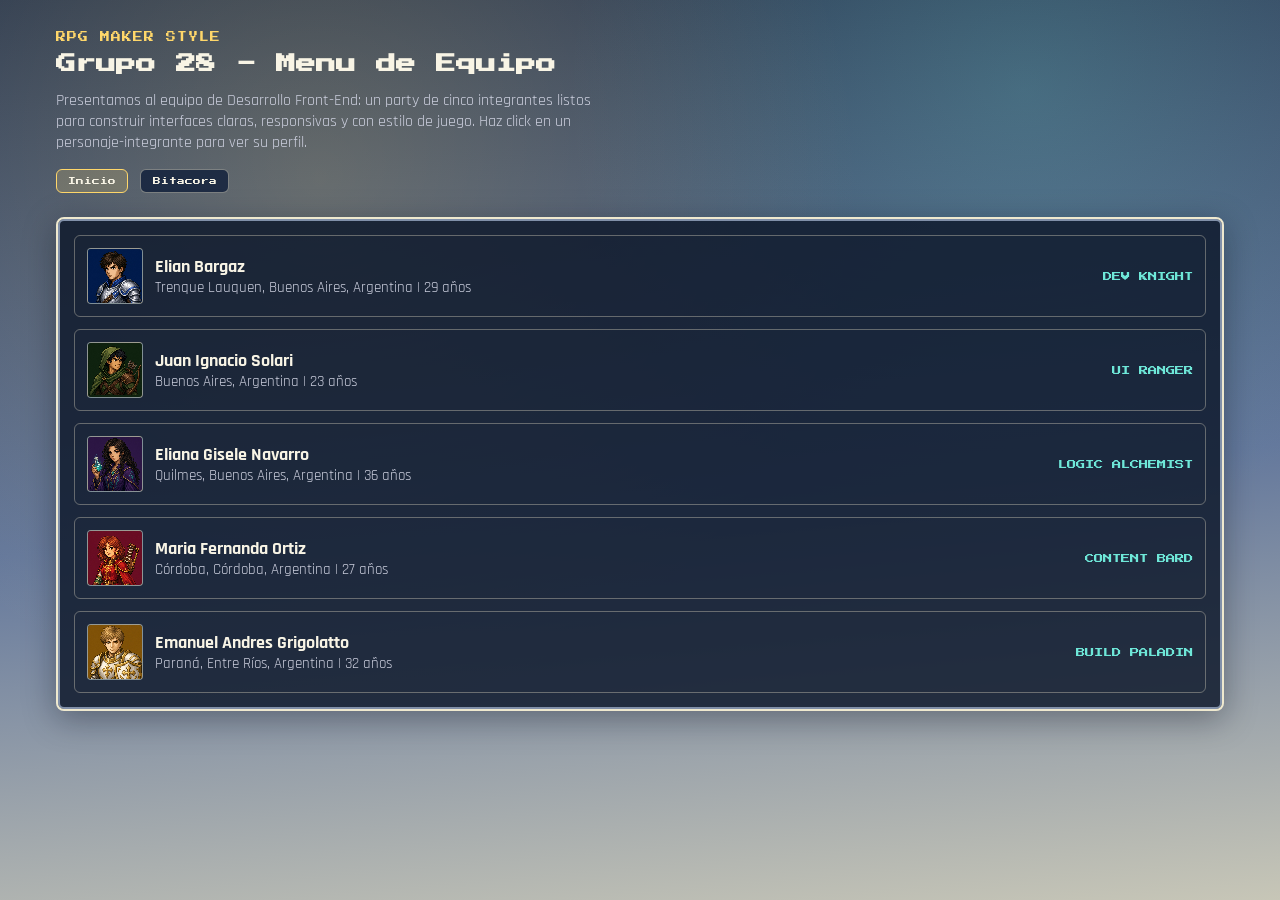
<file: index.html>
<!doctype html>
<html lang="es">
	<head>
		<meta charset="UTF-8" />
		<meta name="viewport" content="width=device-width, initial-scale=1.0" />
		<title>Grupo 28 | Menú Principal</title>
		<link rel="preconnect" href="https://fonts.googleapis.com" />
		<link rel="preconnect" href="https://fonts.gstatic.com" crossorigin />
		<link
			href="https://fonts.googleapis.com/css2?family=Press+Start+2P&family=Rajdhani:wght@400;500;700&display=swap"
			rel="stylesheet"
		/>
		<link rel="stylesheet" href="css/global.css" />
	</head>
	<body>
		<main class="page-shell">
			<header class="page-header">
				<p class="kicker">RPG MAKER STYLE</p>
				<h1>Grupo 28 - Menu de Equipo</h1>
				<p class="subtitle">
					Presentamos al equipo de Desarrollo Front-End: un party de cinco integrantes listos
					para construir interfaces claras, responsivas y con estilo de juego.
					Haz click en un personaje-integrante para ver su perfil.
				</p>
				<nav class="top-nav" aria-label="Navegacion principal">
					<a class="nav-chip is-active" href="index.html">Inicio</a>
					<a class="nav-chip" href="bitacora.html">Bitacora</a>
				</nav>
			</header>

			<section class="party-section" id="perfiles" aria-label="Integrantes del equipo">
				<div class="window panel-main" id="party-panel" aria-live="polite"></div>
			</section>
		</main>

		<script defer src="js/mock-data.js"></script>
		<script defer src="js/ui-components.js"></script>
		<script defer src="js/index-page.js"></script>
		<script defer src="js/portada.js"></script>
	</body>
</html>
</file>
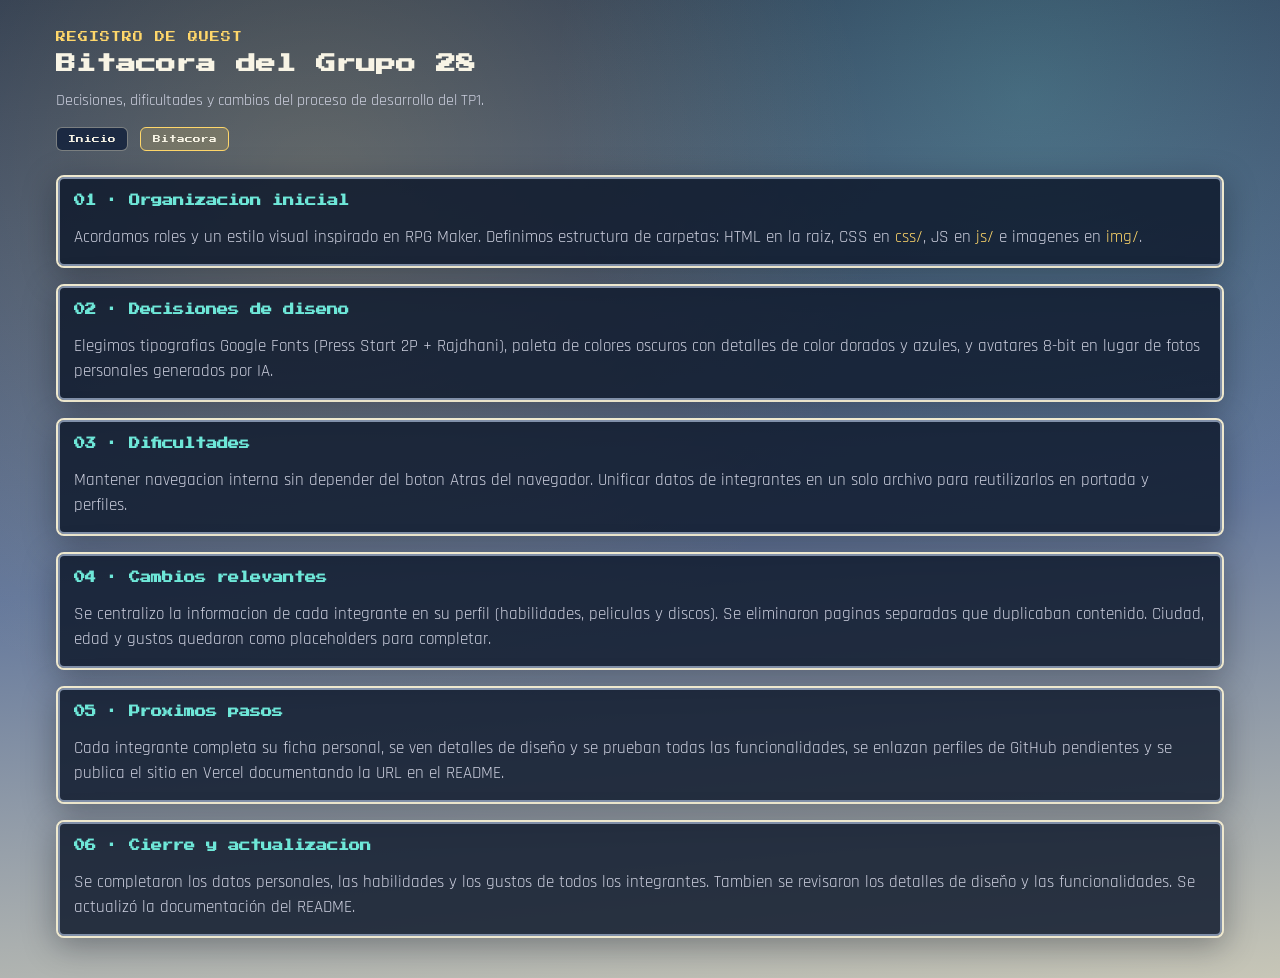
<file: bitacora.html>
<!doctype html>
<html lang="es">
  <head>
    <meta charset="UTF-8" />
    <meta name="viewport" content="width=device-width, initial-scale=1.0" />
    <title>Grupo 28 | Bitacora</title>
    <link rel="preconnect" href="https://fonts.googleapis.com" />
    <link rel="preconnect" href="https://fonts.gstatic.com" crossorigin />
    <link
      href="https://fonts.googleapis.com/css2?family=Press+Start+2P&family=Rajdhani:wght@400;500;700&display=swap"
      rel="stylesheet"
    />
    <link rel="stylesheet" href="css/global.css" />
  </head>
  <body>
    <main class="page-shell">
      <header class="page-header">
        <p class="kicker">REGISTRO DE QUEST</p>
        <h1>Bitacora del Grupo 28</h1>
        <p class="subtitle">
          Decisiones, dificultades y cambios del proceso de desarrollo del TP1.
        </p>
        <nav class="top-nav" aria-label="Navegacion principal">
          <a class="nav-chip" href="index.html">Inicio</a>
          <a class="nav-chip is-active" href="bitacora.html">Bitacora</a>
        </nav>
      </header>

      <section class="bitacora-layout" aria-label="Entradas de bitacora">
        <article class="window bitacora-entry">
          <h2 class="window-title">01 · Organizacion inicial</h2>
          <p>
            Acordamos roles y un estilo visual inspirado en RPG Maker. Definimos
            estructura de carpetas: HTML en la raiz, CSS en <code>css/</code>, JS en
            <code>js/</code> e imagenes en <code>img/</code>.
          </p>
        </article>

        <article class="window bitacora-entry">
          <h2 class="window-title">02 · Decisiones de diseno</h2>
          <p>
            Elegimos tipografias Google Fonts (Press Start 2P + Rajdhani), paleta de
            colores oscuros con detalles de color dorados y azules, y avatares 8-bit en lugar
            de fotos personales generados por IA.
          </p>
        </article>

        <article class="window bitacora-entry">
          <h2 class="window-title">03 · Dificultades</h2>
          <p>
            Mantener navegacion interna sin depender del boton Atras del navegador.
            Unificar datos de integrantes en un solo archivo para reutilizarlos en
            portada y perfiles.
          </p>
        </article>

        <article class="window bitacora-entry">
          <h2 class="window-title">04 · Cambios relevantes</h2>
          <p>
            Se centralizo la informacion de cada integrante en su perfil (habilidades,
            peliculas y discos). Se eliminaron paginas separadas que duplicaban contenido.
            Ciudad, edad y gustos quedaron como placeholders para completar.
          </p>
        </article>

        <article class="window bitacora-entry">
          <h2 class="window-title">05 · Proximos pasos</h2>
          <p>
            Cada integrante completa su ficha personal, se ven detalles de diseño y se prueban todas las funcionalidades, se enlazan perfiles de GitHub
            pendientes y se publica el sitio en Vercel documentando la URL en el README.
          </p>
        </article>

        <article class="window bitacora-entry">
          <h2 class="window-title">06 · Cierre y actualizacion</h2>
          <p>
            Se completaron los datos personales, las habilidades y los gustos de todos
            los integrantes. Tambien se revisaron los detalles de diseño y las
            funcionalidades. Se actualizó la documentación del README.
          </p>
        </article>
      </section>

    </main>
  </body>
</html>
</file>
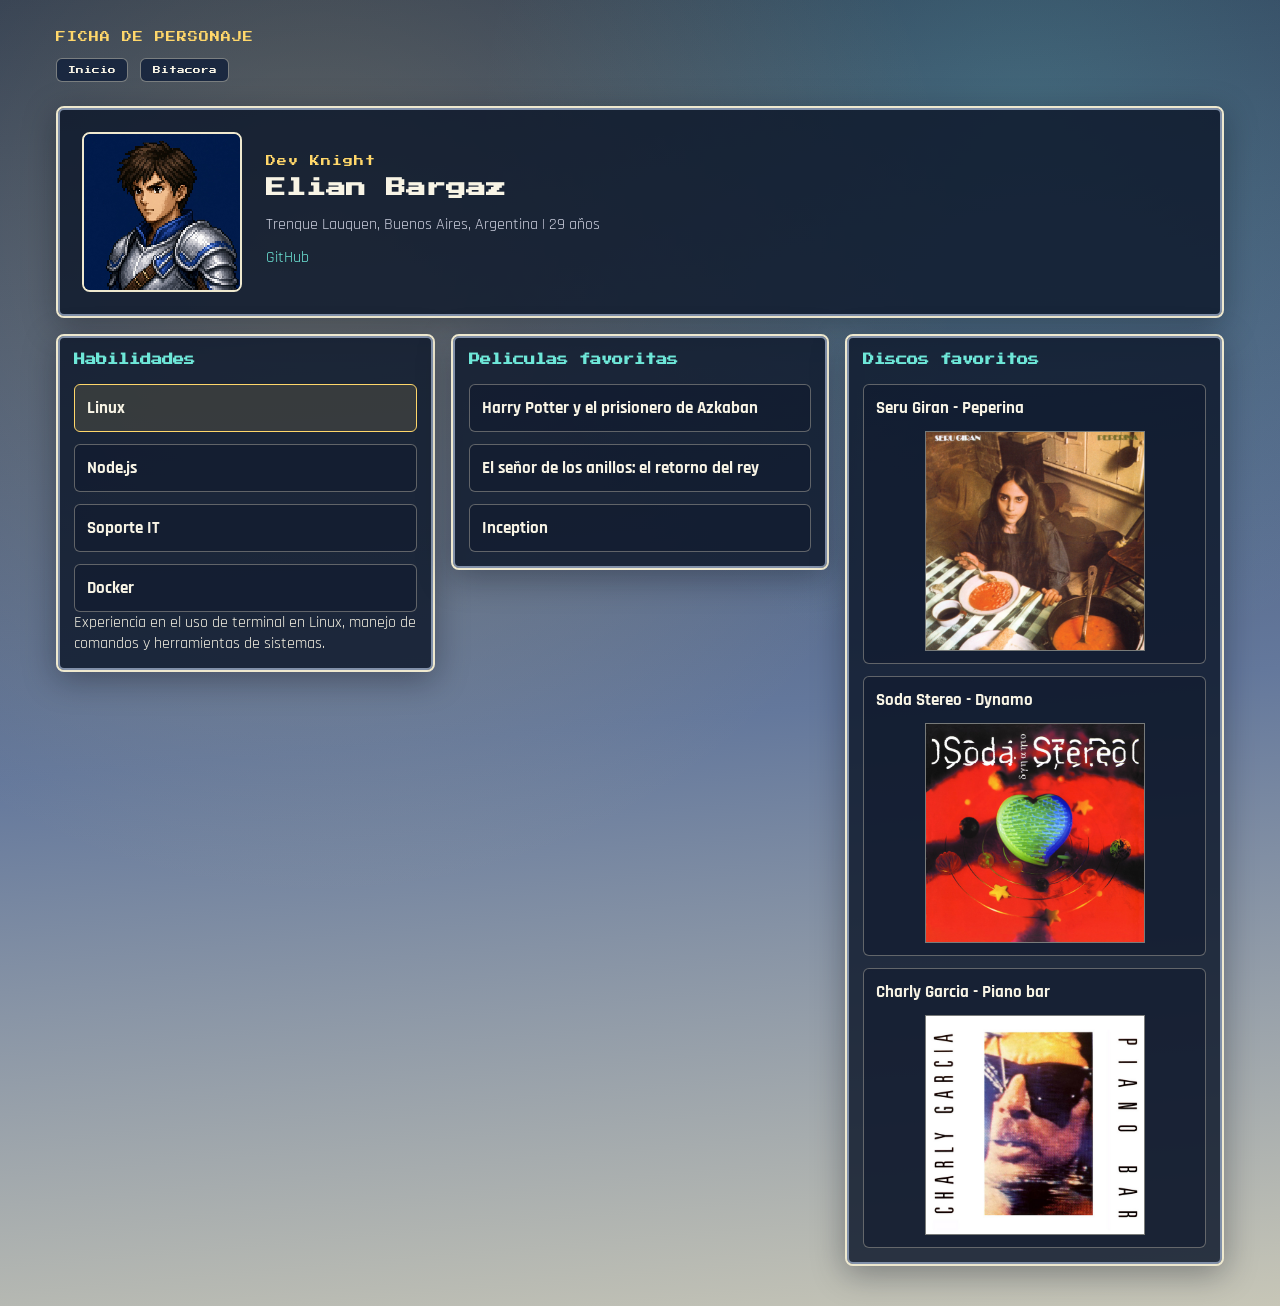
<file: perfil-elian.html>
<!doctype html>
<html lang="es">
  <head>
    <meta charset="UTF-8" />
    <meta name="viewport" content="width=device-width, initial-scale=1.0" />
    <title>Grupo 28 | Perfil Elian Bargaz</title>
    <link rel="preconnect" href="https://fonts.googleapis.com" />
    <link rel="preconnect" href="https://fonts.gstatic.com" crossorigin />
    <link
      href="https://fonts.googleapis.com/css2?family=Press+Start+2P&family=Rajdhani:wght@400;500;700&display=swap"
      rel="stylesheet"
    />
    <link rel="stylesheet" href="css/global.css" />
  </head>
  <body>
    <main class="page-shell">
      <header class="page-header">
        <p class="kicker">FICHA DE PERSONAJE</p>
        <nav class="top-nav" aria-label="Navegacion principal">
          <a class="nav-chip" href="index.html">Inicio</a>
          <a class="nav-chip" href="bitacora.html">Bitacora</a>
        </nav>
      </header>

      <div id="profile-root" data-member="elian"></div>
    </main>

    <script defer src="js/mock-data.js"></script>
    <script defer src="js/ui-components.js"></script>
    <script defer src="js/profile-page.js"></script>
  </body>
</html>
</file>
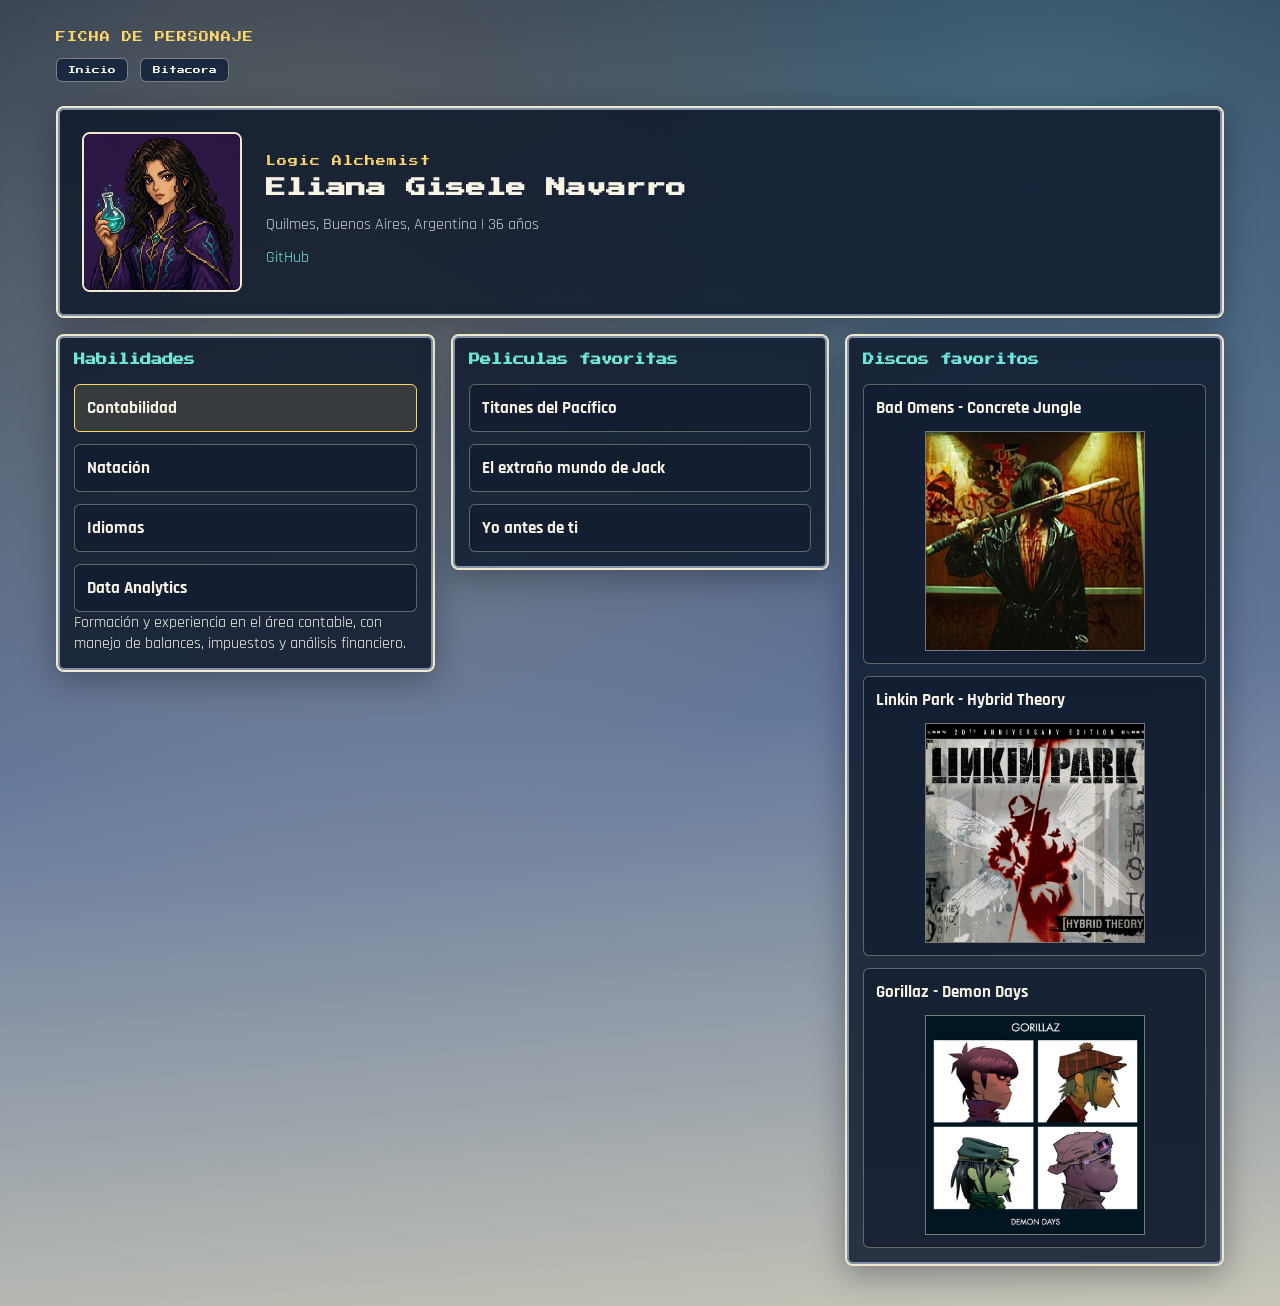
<file: perfil-eliana.html>
<!doctype html>
<html lang="es">
  <head>
    <meta charset="UTF-8" />
    <meta name="viewport" content="width=device-width, initial-scale=1.0" />
    <title>Grupo 28 | Perfil Eliana Gisele Navarro</title>
    <link rel="preconnect" href="https://fonts.googleapis.com" />
    <link rel="preconnect" href="https://fonts.gstatic.com" crossorigin />
    <link
      href="https://fonts.googleapis.com/css2?family=Press+Start+2P&family=Rajdhani:wght@400;500;700&display=swap"
      rel="stylesheet"
    />
    <link rel="stylesheet" href="css/global.css" />
  </head>
  <body>
    <main class="page-shell">
      <header class="page-header">
        <p class="kicker">FICHA DE PERSONAJE</p>
        <nav class="top-nav" aria-label="Navegacion principal">
          <a class="nav-chip" href="index.html">Inicio</a>
          <a class="nav-chip" href="bitacora.html">Bitacora</a>
        </nav>
      </header>

      <div id="profile-root" data-member="eliana"></div>
    </main>

    <script defer src="js/mock-data.js"></script>
    <script defer src="js/ui-components.js"></script>
    <script defer src="js/profile-page.js"></script>
  </body>
</html>
</file>
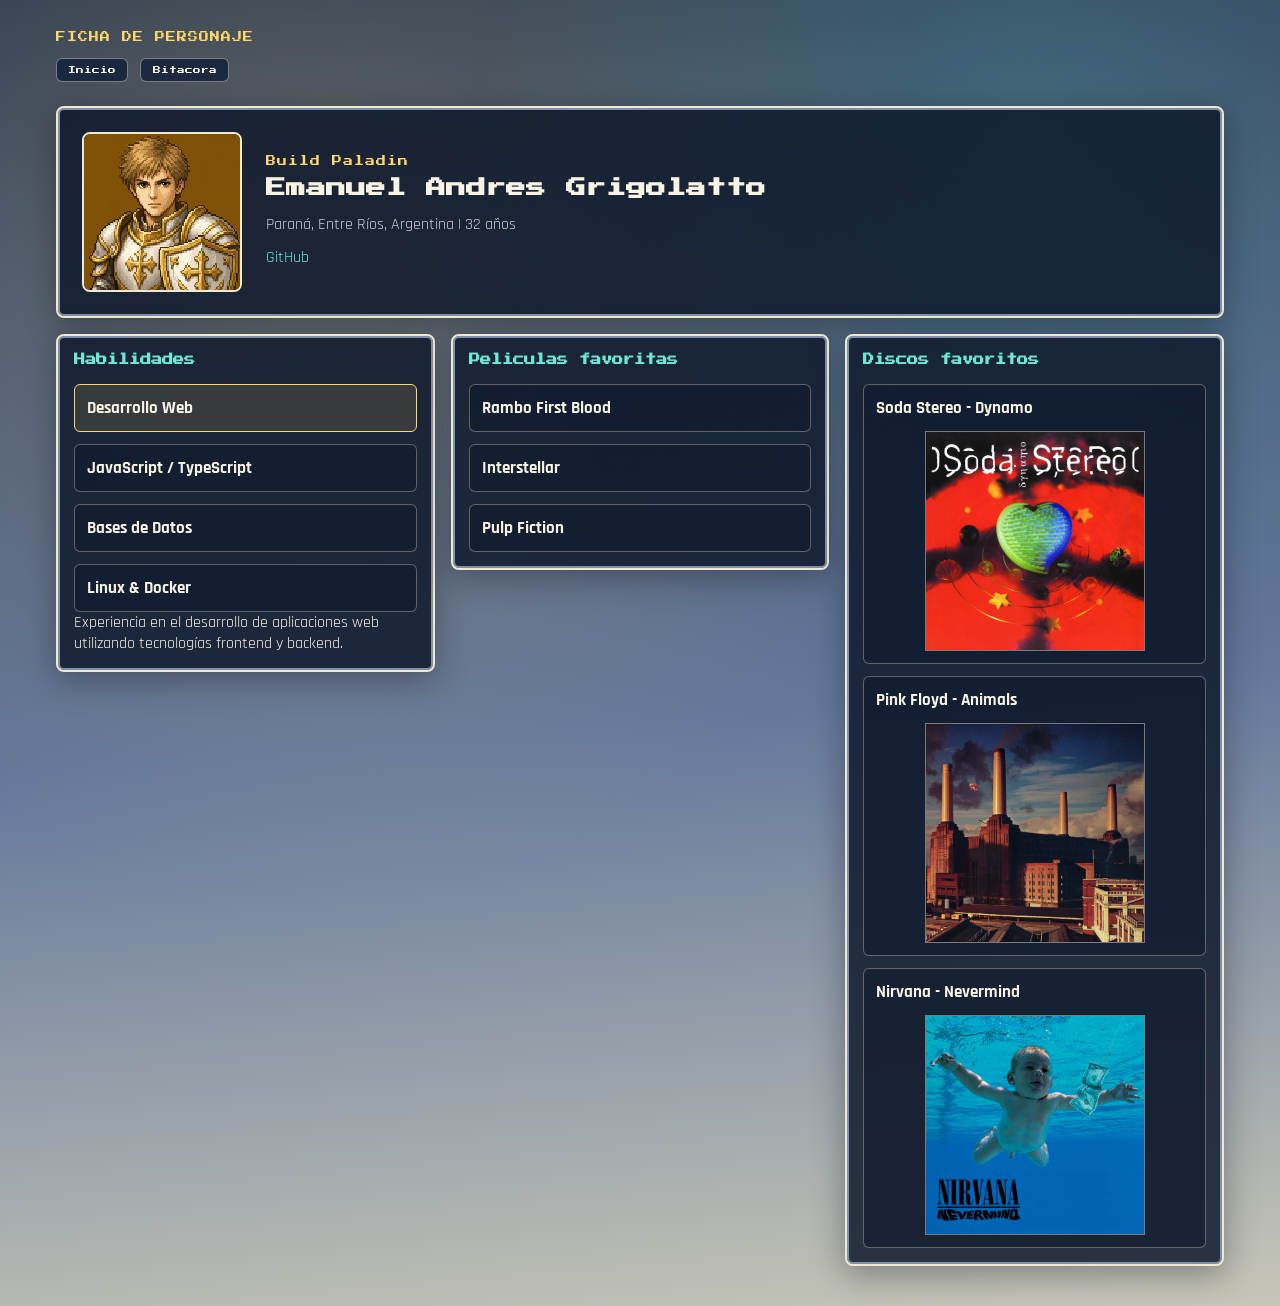
<file: perfil-emanuel.html>
<!doctype html>
<html lang="es">
  <head>
    <meta charset="UTF-8" />
    <meta name="viewport" content="width=device-width, initial-scale=1.0" />
    <title>Grupo 28 | Perfil Emanuel Andres Grigolatto</title>
    <link rel="preconnect" href="https://fonts.googleapis.com" />
    <link rel="preconnect" href="https://fonts.gstatic.com" crossorigin />
    <link
      href="https://fonts.googleapis.com/css2?family=Press+Start+2P&family=Rajdhani:wght@400;500;700&display=swap"
      rel="stylesheet"
    />
    <link rel="stylesheet" href="css/global.css" />
  </head>
  <body>
    <main class="page-shell">
      <header class="page-header">
        <p class="kicker">FICHA DE PERSONAJE</p>
        <nav class="top-nav" aria-label="Navegacion principal">
          <a class="nav-chip" href="index.html">Inicio</a>
          <a class="nav-chip" href="bitacora.html">Bitacora</a>
        </nav>
      </header>

      <div id="profile-root" data-member="emanuel"></div>
    </main>

    <script defer src="js/mock-data.js"></script>
    <script defer src="js/ui-components.js"></script>
    <script defer src="js/profile-page.js"></script>
  </body>
</html>
</file>
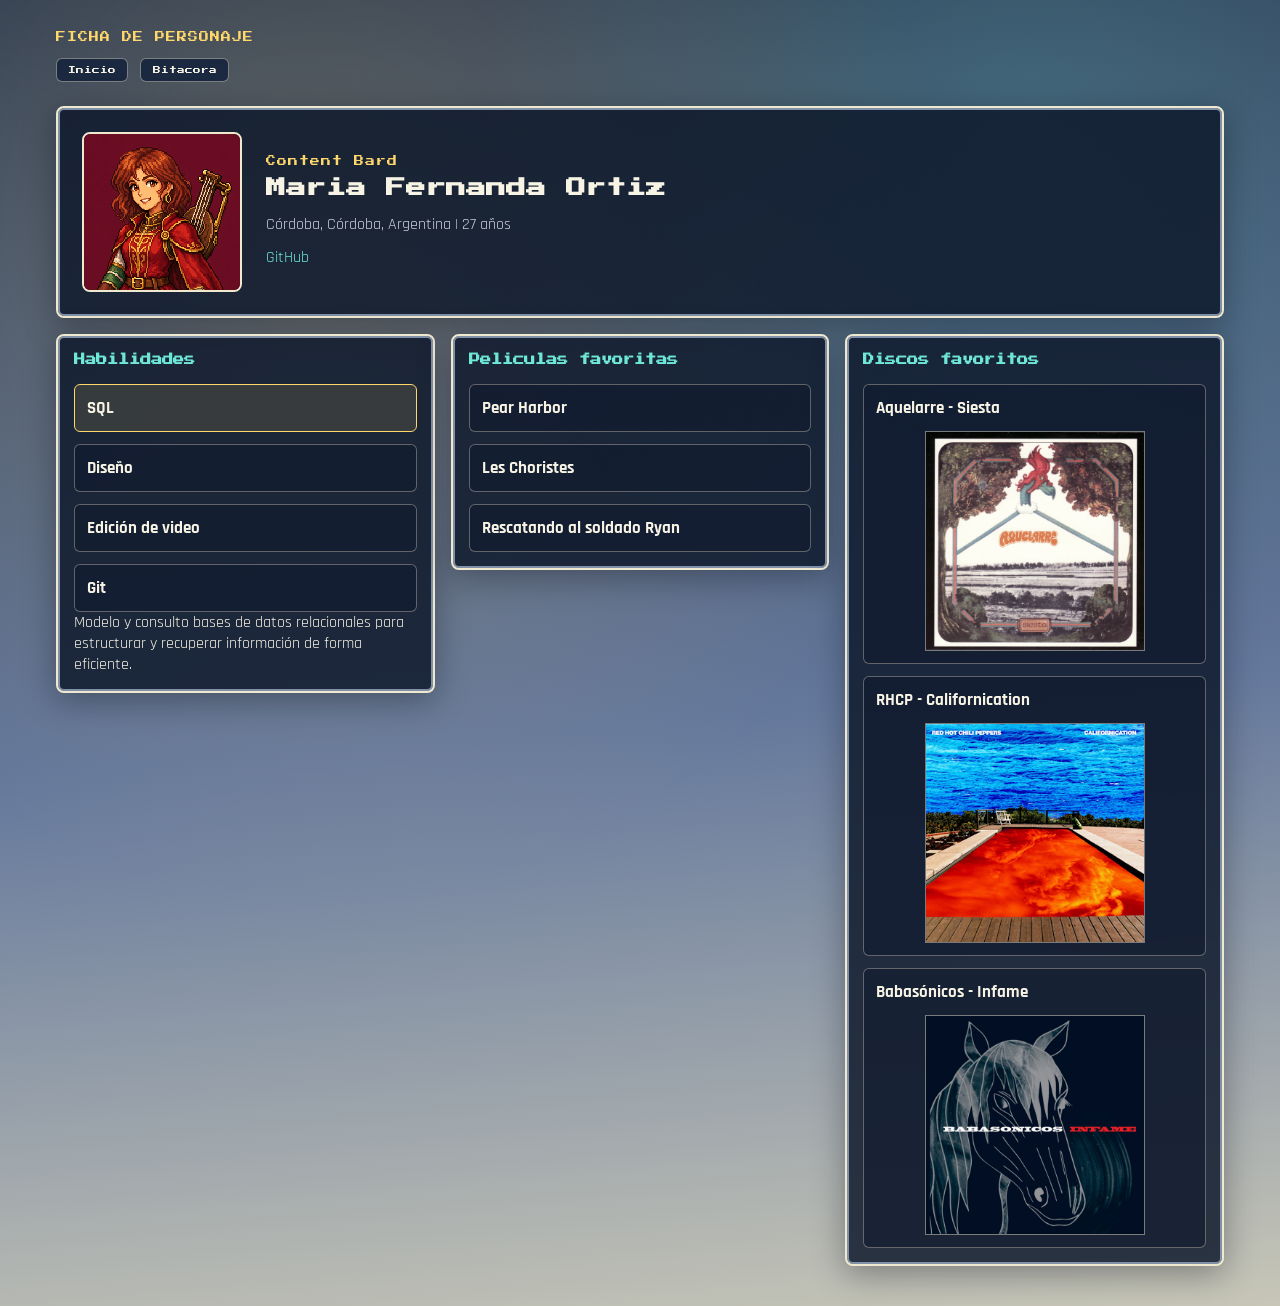
<file: perfil-fernanda.html>
<!doctype html>
<html lang="es">
  <head>
    <meta charset="UTF-8" />
    <meta name="viewport" content="width=device-width, initial-scale=1.0" />
    <title>Grupo 28 | Perfil Maria Fernanda Ortiz</title>
    <link rel="preconnect" href="https://fonts.googleapis.com" />
    <link rel="preconnect" href="https://fonts.gstatic.com" crossorigin />
    <link
      href="https://fonts.googleapis.com/css2?family=Press+Start+2P&family=Rajdhani:wght@400;500;700&display=swap"
      rel="stylesheet"
    />
    <link rel="stylesheet" href="css/global.css" />
  </head>
  <body>
    <main class="page-shell">
      <header class="page-header">
        <p class="kicker">FICHA DE PERSONAJE</p>
        <nav class="top-nav" aria-label="Navegacion principal">
          <a class="nav-chip" href="index.html">Inicio</a>
          <a class="nav-chip" href="bitacora.html">Bitacora</a>
        </nav>
      </header>

      <div id="profile-root" data-member="fernanda"></div>
    </main>

    <script defer src="js/mock-data.js"></script>
    <script defer src="js/ui-components.js"></script>
    <script defer src="js/profile-page.js"></script>
  </body>
</html>
</file>
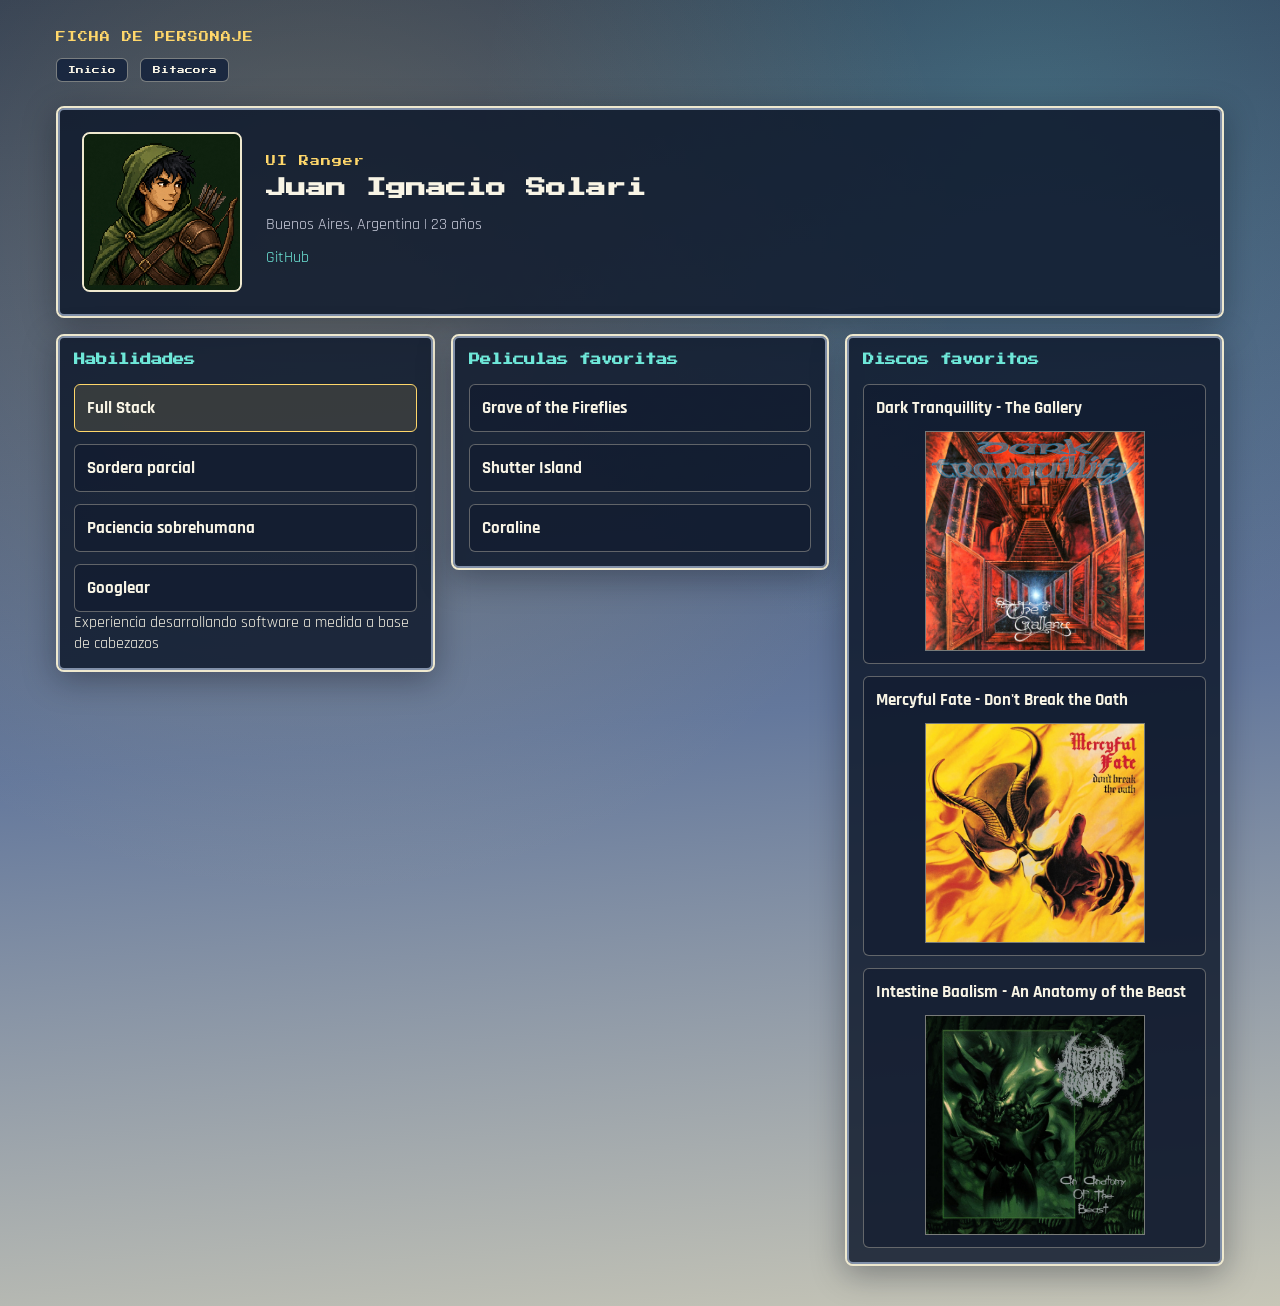
<file: perfil-juan.html>
<!doctype html>
<html lang="es">
  <head>
    <meta charset="UTF-8" />
    <meta name="viewport" content="width=device-width, initial-scale=1.0" />
    <title>Grupo 28 | Perfil Juan Ignacio Solari</title>
    <link rel="preconnect" href="https://fonts.googleapis.com" />
    <link rel="preconnect" href="https://fonts.gstatic.com" crossorigin />
    <link
      href="https://fonts.googleapis.com/css2?family=Press+Start+2P&family=Rajdhani:wght@400;500;700&display=swap"
      rel="stylesheet"
    />
    <link rel="stylesheet" href="css/global.css" />
  </head>
  <body>
    <main class="page-shell">
      <header class="page-header">
        <p class="kicker">FICHA DE PERSONAJE</p>
        <nav class="top-nav" aria-label="Navegacion principal">
          <a class="nav-chip" href="index.html">Inicio</a>
          <a class="nav-chip" href="bitacora.html">Bitacora</a>
        </nav>
      </header>

      <div id="profile-root" data-member="juan"></div>
    </main>

    <script defer src="js/mock-data.js"></script>
    <script defer src="js/ui-components.js"></script>
    <script defer src="js/profile-page.js"></script>
  </body>
</html>
</file>
<file: css/global.css>
:root {
	--bg-top: #2b3a53;
	--bg-mid: #64789c;
	--bg-bot: #c7c6b7;
	--window-bg: rgba(14, 24, 44, 0.84);
	--window-border: #efe9cf;
	--window-border-dark: #8190a9;
	--text-main: #f8f4e5;
	--text-muted: #cccfde;
	--accent: #ffd76a;
	--accent-2: #6ee7d8;
	--danger: #ff8e8e;
	--space-1: 0.5rem;
	--space-2: 0.75rem;
	--space-3: 1rem;
	--space-4: 1.5rem;
	--space-5: 2rem;
}

* {
	box-sizing: border-box;
}

body {
	margin: 0;
	min-height: 100vh;
	color: var(--text-main);
	font-family: "Rajdhani", sans-serif;
	background:
		radial-gradient(circle at 25% 20%, rgba(255, 215, 106, 0.2), transparent 45%),
		radial-gradient(circle at 80% 10%, rgba(110, 231, 216, 0.2), transparent 35%),
		linear-gradient(175deg, var(--bg-top) 0%, var(--bg-mid) 55%, var(--bg-bot) 100%);
}

code {
	font-family: "Rajdhani", sans-serif;
	color: var(--accent);
}

.page-shell {
	width: min(1200px, 95vw);
	margin: 0 auto;
	padding: var(--space-5) var(--space-3) var(--space-4);
}

.page-header {
	margin-bottom: var(--space-4);
}

.kicker {
	margin: 0 0 var(--space-1);
	color: var(--accent);
	letter-spacing: 0.1em;
	font-family: "Press Start 2P", cursive;
	font-size: 0.62rem;
}

h1,
h2,
h3 {
	margin: 0;
	font-family: "Press Start 2P", cursive;
	line-height: 1.4;
}

h1 {
	font-size: clamp(1rem, 2vw, 1.25rem);
}

.subtitle {
	margin: var(--space-2) 0 0;
	color: var(--text-muted);
	max-width: 70ch;
}

.top-nav {
	display: flex;
	flex-wrap: wrap;
	gap: var(--space-2);
	margin-top: var(--space-3);
}

.nav-chip {
	display: inline-block;
	padding: 0.45rem 0.7rem;
	border: 1px solid rgba(239, 233, 207, 0.45);
	border-radius: 6px;
	color: var(--text-main);
	text-decoration: none;
	font-family: "Press Start 2P", cursive;
	font-size: 0.48rem;
	background: rgba(15, 31, 58, 0.8);
	transition: background-color 0.2s ease, border-color 0.2s ease;
}

.nav-chip:hover,
.nav-chip.is-active {
	border-color: var(--accent);
	background: rgba(255, 215, 106, 0.18);
}

.window {
	position: relative;
	background: var(--window-bg);
	border: 2px solid var(--window-border);
	box-shadow:
		0 0 0 2px var(--window-border-dark) inset,
		0 8px 32px rgba(8, 12, 24, 0.35);
	border-radius: 8px;
	overflow: hidden;
}

.window-title {
	font-size: 0.7rem;
	margin-bottom: var(--space-3);
	color: var(--accent-2);
}

.rpg-layout {
	display: grid;
	grid-template-columns: 3fr 1fr;
	gap: var(--space-3);
}

.party-section {
	display: block;
}

.panel-main,
.panel-menu,
.skills-row-2,
.skills-row-3 {
	padding: var(--space-3);
}

.party-list {
	display: flex;
	flex-direction: column;
	gap: var(--space-2);
}

.party-row {
	display: grid;
	grid-template-columns: 56px 1fr auto;
	gap: var(--space-2);
	align-items: center;
	padding: var(--space-2);
	border: 1px solid rgba(239, 233, 207, 0.35);
	border-radius: 6px;
	transition: border-color 0.2s ease, transform 0.2s ease, background-color 0.2s ease;
}

.party-row.selectable {
	cursor: pointer;
}

.party-row.selectable:hover,
.party-row.is-active {
	border-color: var(--accent);
	background: rgba(255, 215, 106, 0.1);
	transform: translateX(2px);
}

.party-avatar {
	width: 100%;
	aspect-ratio: 1;
	border-radius: 4px;
	border: 1px solid rgba(255, 255, 255, 0.4);
	background: linear-gradient(145deg, rgba(110, 231, 216, 0.15), rgba(255, 215, 106, 0.3));
	display: grid;
	place-items: center;
	overflow: hidden;
	image-rendering: pixelated;
}

.avatar-img {
	width: 100%;
	height: 100%;
	object-fit: cover;
	image-rendering: pixelated;
}

.party-name {
	margin: 0;
	font-size: 1.12rem;
	font-weight: 700;
}

.party-meta {
	margin: 0;
	color: var(--text-muted);
	font-size: 0.95rem;
}

.party-class {
	font-family: "Press Start 2P", cursive;
	color: var(--accent-2);
	font-size: 0.58rem;
	text-transform: uppercase;
	text-align: right;
}

.menu-buttons {
	display: grid;
	gap: var(--space-2);
}

.menu-button {
	border: 1px solid rgba(239, 233, 207, 0.45);
	background: rgba(15, 31, 58, 0.8);
	color: var(--text-main);
	font-family: "Press Start 2P", cursive;
	font-size: 0.58rem;
	padding: 0.75rem 0.6rem;
	text-align: left;
	cursor: pointer;
	border-radius: 6px;
	transition: background-color 0.2s ease, border-color 0.2s ease;
}

.menu-button:hover,
.menu-button.is-selected {
	border-color: var(--accent);
	background: rgba(255, 215, 106, 0.18);
}

.helper-text {
	margin: var(--space-3) 0 0;
	color: var(--text-muted);
	font-size: 0.95rem;
}

.helper-text.warning {
	color: var(--danger);
}

.skills-layout {
	display: grid;
	grid-template-rows: minmax(250px, auto) minmax(220px, 1fr) auto;
	gap: var(--space-3);
}

.skills-row-1 {
	display: grid;
	grid-template-columns: 3fr 1fr;
	gap: var(--space-3);
}

.skills-list {
	list-style: none;
	margin: 0;
	padding: 0;
	display: grid;
	gap: var(--space-2);
}

.skill-item {
	border: 1px solid rgba(239, 233, 207, 0.35);
	border-radius: 6px;
	padding: var(--space-2);
	background: rgba(16, 25, 44, 0.55);
	cursor: pointer;
}

.skill-item:hover,
.skill-item.is-highlighted {
	border-color: var(--accent);
	background: rgba(255, 215, 106, 0.12);
}

.skill-name {
	margin: 0;
	font-size: 1.05rem;
	font-weight: 700;
}

.skill-tags {
	margin: 0.3rem 0 0;
	color: var(--text-muted);
	font-size: 0.9rem;
}

.album-item {
	display: flex;
	flex-direction: column;
	gap: var(--space-2);
}

.album-cover {
	display: block;
	width: min(100%, 220px);
	aspect-ratio: 1;
	margin: 0 auto;
	border: 1px solid rgba(239, 233, 207, 0.45);
	object-fit: cover;
}

.album-cover.is-clickable {
	cursor: pointer;
	transition: filter 0.2s ease, transform 0.2s ease;
}

.album-cover.is-clickable:hover {
	filter: brightness(0.75);
	transform: scale(1.02);
}

body.modal-open {
	overflow: hidden;
}

.album-modal {
	position: fixed;
	inset: 0;
	z-index: 10;
	display: grid;
	place-items: center;
	padding: var(--space-3);
	background: rgba(0, 0, 0, 0.8);
}

.album-modal-content {
	position: relative;
	width: min(900px, 95vw);
	padding: var(--space-3);
	border: 2px solid var(--window-border);
	border-radius: 8px;
	background: var(--window-bg);
	box-shadow: 0 8px 32px rgba(0, 0, 0, 0.6);
}

.album-modal iframe {
	display: block;
	width: 100%;
	aspect-ratio: 16 / 9;
	border: 0;
}

.album-modal-close {
	position: absolute;
	top: -0.75rem;
	right: -0.75rem;
	z-index: 1;
	width: 2rem;
	height: 2rem;
	border: 1px solid var(--window-border);
	border-radius: 50%;
	color: var(--text-main);
	background: var(--bg-top);
	font-size: 1.5rem;
	line-height: 1;
	cursor: pointer;
}

.album-modal-close:hover {
	color: var(--accent);
}

.description-text {
	margin: 0;
	color: var(--text-main);
	min-height: 2.2em;
}

.back-link {
	display: inline-block;
	margin-top: var(--space-2);
	margin-right: var(--space-3);
	color: var(--accent-2);
	text-decoration: none;
}

.back-link:hover {
	text-decoration: underline;
}

.page-nav {
	display: flex;
	flex-wrap: wrap;
	gap: var(--space-2);
	align-items: center;
	margin-top: var(--space-3);
}

.profile-hero {
	display: grid;
	grid-template-columns: 160px 1fr;
	gap: var(--space-4);
	align-items: center;
	padding: var(--space-4);
	margin-bottom: var(--space-3);
}

.profile-avatar {
	width: 160px;
	height: 160px;
	border-radius: 8px;
	border: 2px solid var(--window-border);
	object-fit: cover;
	image-rendering: pixelated;
	background: rgba(15, 31, 58, 0.8);
}

.profile-hero-text .subtitle {
	margin-top: var(--space-2);
}

.profile-grid {
	display: grid;
	grid-template-columns: repeat(3, 1fr);
	align-items: start;
	gap: var(--space-3);
	margin-bottom: var(--space-3);
}

.profile-panel {
	padding: var(--space-3);
}

.profile-nav {
	padding: var(--space-3);
}

.bitacora-layout {
	display: grid;
	gap: var(--space-3);
	margin-bottom: var(--space-3);
}

.bitacora-entry {
	padding: var(--space-3);
}

.bitacora-entry p {
	margin: 0;
	color: var(--text-muted);
	line-height: 1.5;
	font-size: 1.05rem;
}

@media (max-width: 1200px) {
	.page-shell {
		width: min(1080px, 96vw);
	}

	.profile-grid {
		grid-template-columns: 1fr 1fr;
	}
}

@media (max-width: 900px) {
	.rpg-layout,
	.skills-row-1 {
		grid-template-columns: 1fr;
	}

	.panel-menu {
		order: -1;
	}

	.profile-hero {
		grid-template-columns: 1fr;
		justify-items: start;
	}

	.profile-grid {
		grid-template-columns: 1fr;
	}
}

@media (max-width: 400px) {
	.page-shell {
		padding: var(--space-3) var(--space-2);
	}

	.party-row {
		grid-template-columns: 42px 1fr;
	}

	.party-class {
		grid-column: 2;
		text-align: left;
	}

	.menu-button {
		font-size: 0.52rem;
	}

	.nav-chip {
		font-size: 0.42rem;
	}

	.profile-avatar {
		width: 120px;
		height: 120px;
	}
}
</file>
